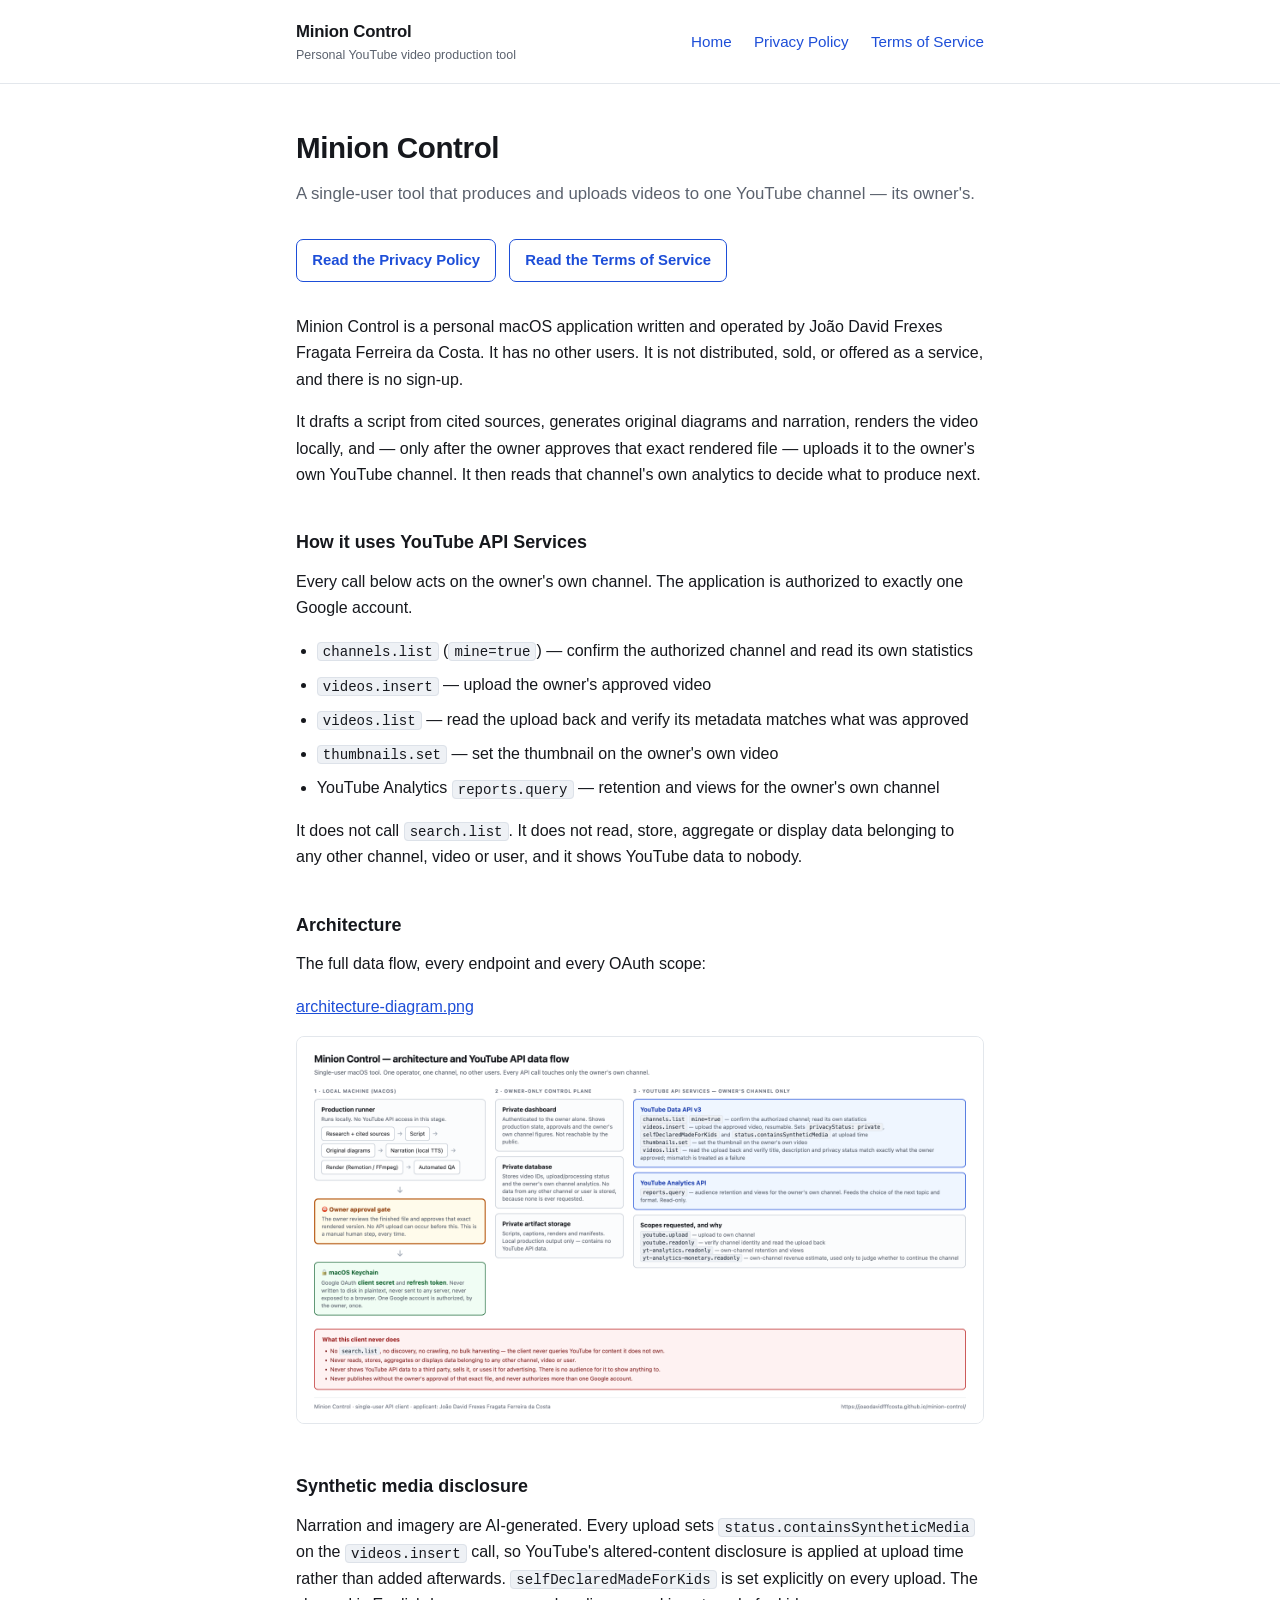
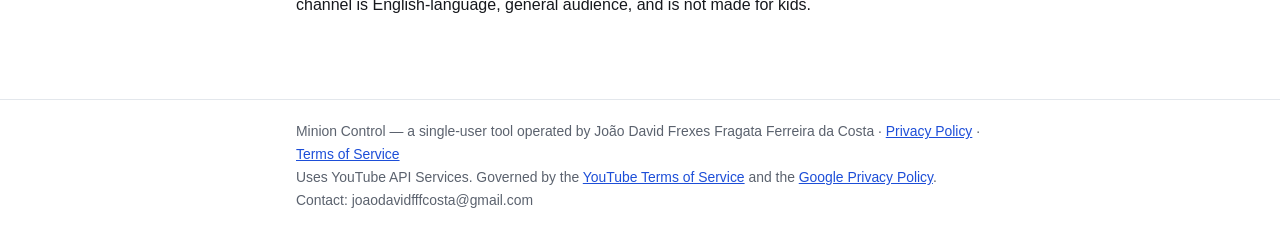
<file: index.html>
<!doctype html><meta charset="utf-8"><meta name="viewport" content="width=device-width,initial-scale=1">
<title>Minion Control — personal YouTube production tool</title><link rel="stylesheet" href="style.css">
<header><div class="wrap">
  <div class="brand">Minion Control<span>Personal YouTube video production tool</span></div>
  <nav><a href="./">Home</a><a href="privacy.html">Privacy Policy</a><a href="terms.html">Terms of Service</a></nav>
</div></header>
<main><div class="wrap">
<h1>Minion Control</h1>
<p class="lede">A single-user tool that produces and uploads videos to one YouTube channel — its owner's.</p>

<div class="policy-links">
  <a href="privacy.html">Read the Privacy Policy</a>
  <a href="terms.html">Read the Terms of Service</a>
</div>

<p>Minion Control is a personal macOS application written and operated by João David Frexes
Fragata Ferreira da Costa. It has no other users. It is not distributed, sold, or offered as
a service, and there is no sign-up.</p>

<p>It drafts a script from cited sources, generates original diagrams and narration, renders
the video locally, and — only after the owner approves that exact rendered file — uploads it
to the owner's own YouTube channel. It then reads that channel's own analytics to decide what
to produce next.</p>

<h2>How it uses YouTube API Services</h2>
<p>Every call below acts on the owner's own channel. The application is authorized to exactly
one Google account.</p>
<ul>
  <li><code>channels.list</code> (<code>mine=true</code>) — confirm the authorized channel and read its own statistics</li>
  <li><code>videos.insert</code> — upload the owner's approved video</li>
  <li><code>videos.list</code> — read the upload back and verify its metadata matches what was approved</li>
  <li><code>thumbnails.set</code> — set the thumbnail on the owner's own video</li>
  <li>YouTube Analytics <code>reports.query</code> — retention and views for the owner's own channel</li>
</ul>
<p>It does not call <code>search.list</code>. It does not read, store, aggregate or display
data belonging to any other channel, video or user, and it shows YouTube data to nobody.</p>

<h2>Architecture</h2>
<p>The full data flow, every endpoint and every OAuth scope:</p>
<p><a href="architecture-diagram.png">architecture-diagram.png</a></p>
<p><a href="architecture-diagram.png"><img src="architecture-diagram.png" alt="Minion Control architecture and YouTube API data flow" style="max-width:100%;border:1px solid #e3e7ec;border-radius:8px"></a></p>

<h2>Synthetic media disclosure</h2>
<p>Narration and imagery are AI-generated. Every upload sets
<code>status.containsSyntheticMedia</code> on the <code>videos.insert</code> call, so YouTube's
altered-content disclosure is applied at upload time rather than added afterwards.
<code>selfDeclaredMadeForKids</code> is set explicitly on every upload. The channel is
English-language, general audience, and is not made for kids.</p>
</div></main>
<footer><div class="wrap">
  Minion Control — a single-user tool operated by João David Frexes Fragata Ferreira da Costa ·
  <a href="privacy.html">Privacy Policy</a> · <a href="terms.html">Terms of Service</a><br>
  Uses YouTube API Services. Governed by the <a href="https://www.youtube.com/t/terms">YouTube Terms of Service</a>
  and the <a href="https://policies.google.com/privacy">Google Privacy Policy</a>. Contact: joaodavidfffcosta@gmail.com
</div></footer>
</file>
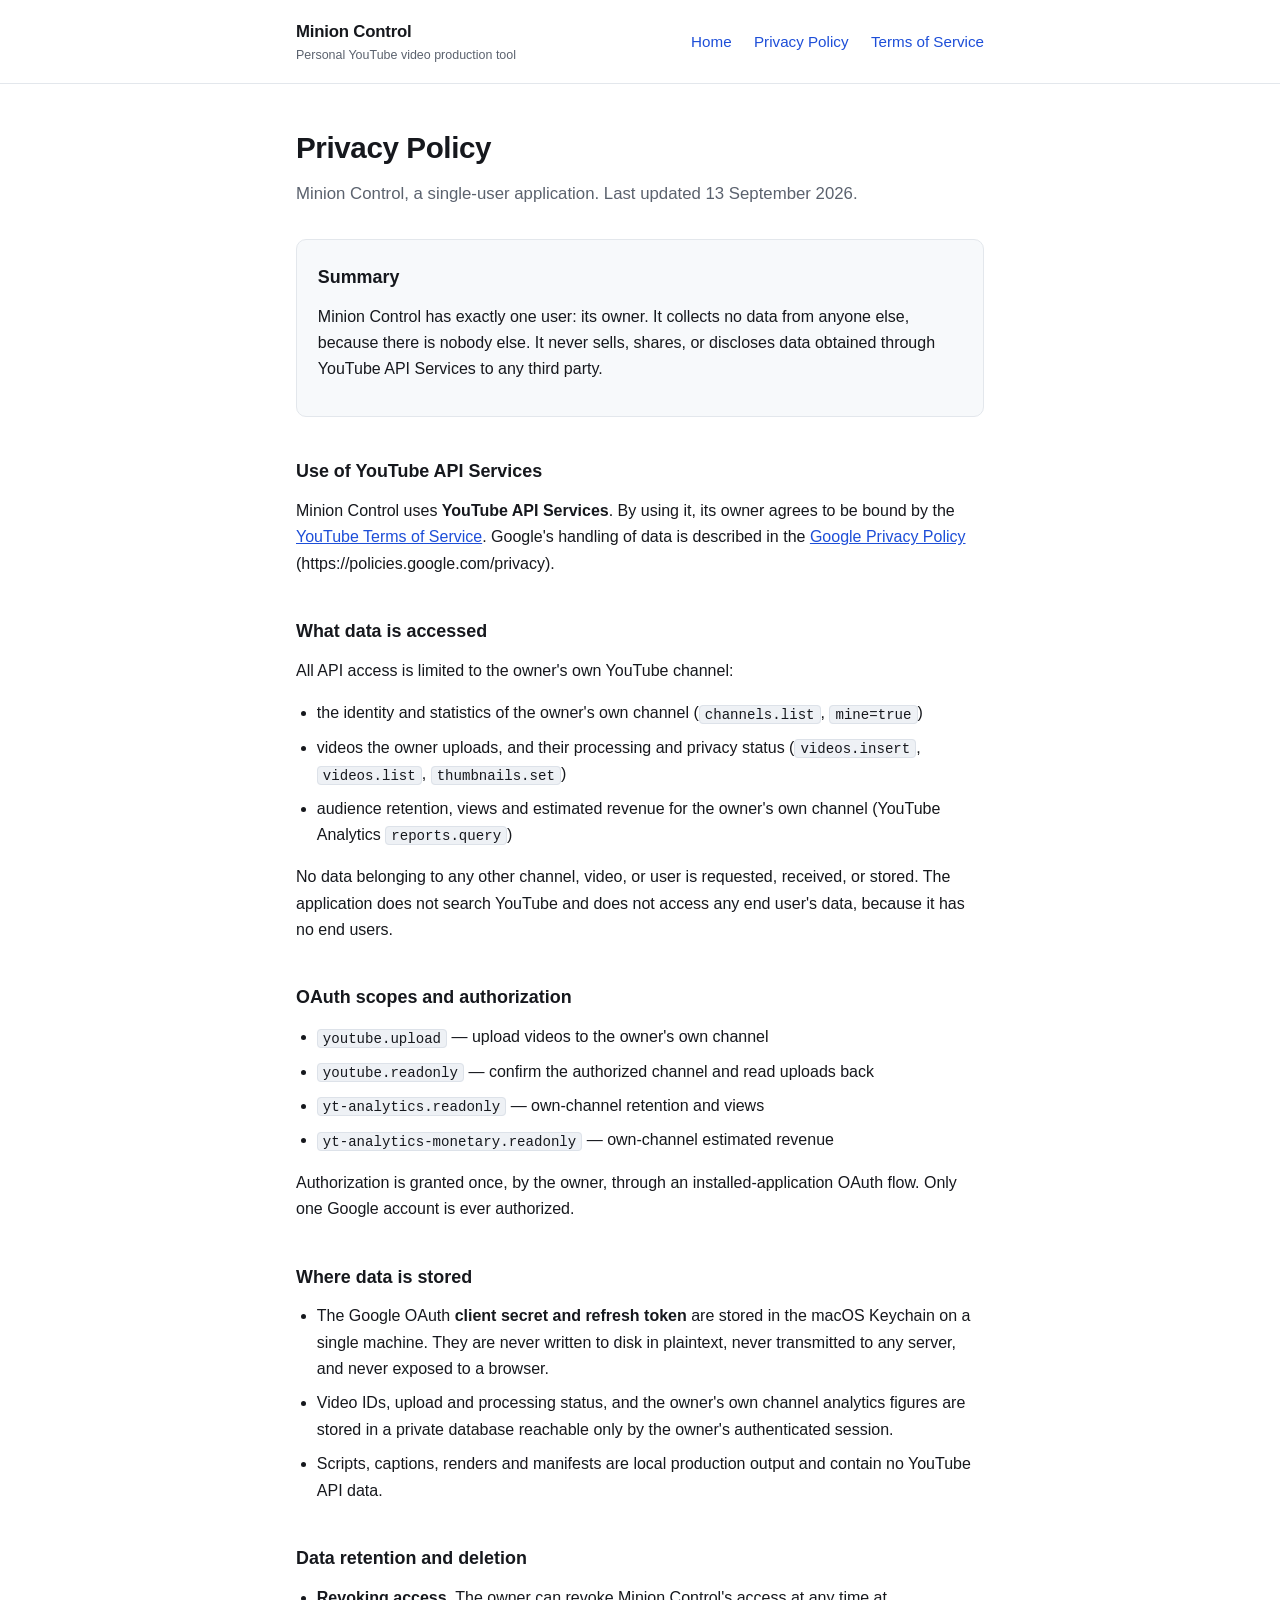
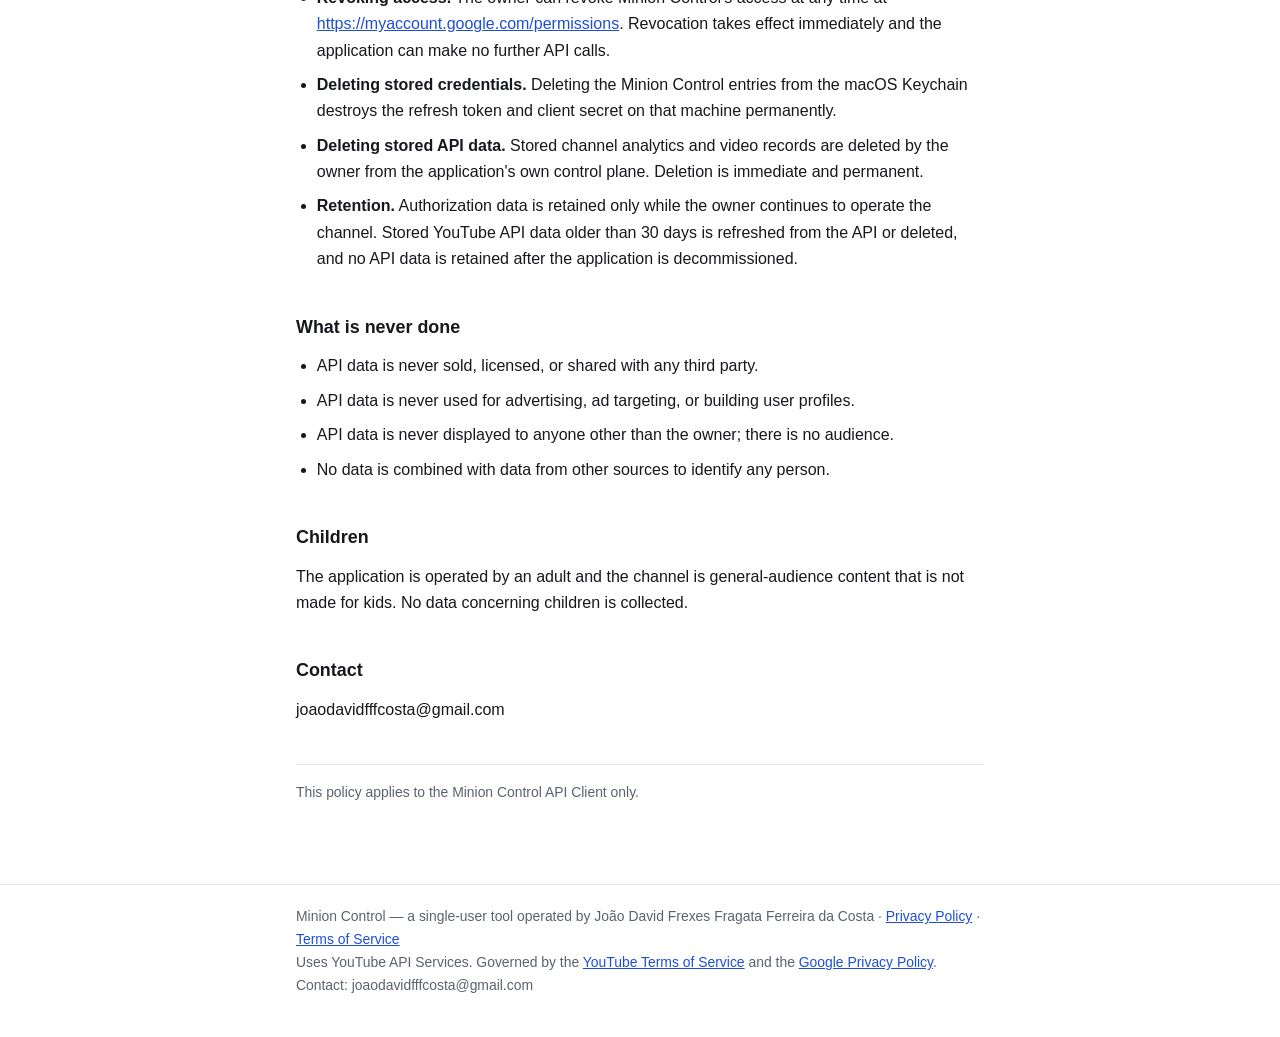
<file: privacy.html>
<!doctype html><meta charset="utf-8"><meta name="viewport" content="width=device-width,initial-scale=1">
<title>Privacy Policy — Minion Control</title><link rel="stylesheet" href="style.css">
<header><div class="wrap">
  <div class="brand">Minion Control<span>Personal YouTube video production tool</span></div>
  <nav><a href="./">Home</a><a href="privacy.html">Privacy Policy</a><a href="terms.html">Terms of Service</a></nav>
</div></header>
<main><div class="wrap">
<h1>Privacy Policy</h1>
<p class="lede">Minion Control, a single-user application. Last updated 13 September 2026.</p>

<div class="card">
<h2>Summary</h2>
<p>Minion Control has exactly one user: its owner. It collects no data from anyone else,
because there is nobody else. It never sells, shares, or discloses data obtained through
YouTube API Services to any third party.</p>
</div>

<h2>Use of YouTube API Services</h2>
<p>Minion Control uses <b>YouTube API Services</b>. By using it, its owner agrees to be bound
by the <a href="https://www.youtube.com/t/terms">YouTube Terms of Service</a>. Google's
handling of data is described in the
<a href="https://policies.google.com/privacy">Google Privacy Policy</a>
(https://policies.google.com/privacy).</p>

<h2>What data is accessed</h2>
<p>All API access is limited to the owner's own YouTube channel:</p>
<ul>
  <li>the identity and statistics of the owner's own channel (<code>channels.list</code>, <code>mine=true</code>)</li>
  <li>videos the owner uploads, and their processing and privacy status (<code>videos.insert</code>, <code>videos.list</code>, <code>thumbnails.set</code>)</li>
  <li>audience retention, views and estimated revenue for the owner's own channel (YouTube Analytics <code>reports.query</code>)</li>
</ul>
<p>No data belonging to any other channel, video, or user is requested, received, or stored.
The application does not search YouTube and does not access any end user's data, because it
has no end users.</p>

<h2>OAuth scopes and authorization</h2>
<ul>
  <li><code>youtube.upload</code> — upload videos to the owner's own channel</li>
  <li><code>youtube.readonly</code> — confirm the authorized channel and read uploads back</li>
  <li><code>yt-analytics.readonly</code> — own-channel retention and views</li>
  <li><code>yt-analytics-monetary.readonly</code> — own-channel estimated revenue</li>
</ul>
<p>Authorization is granted once, by the owner, through an installed-application OAuth flow.
Only one Google account is ever authorized.</p>

<h2>Where data is stored</h2>
<ul>
  <li>The Google OAuth <b>client secret and refresh token</b> are stored in the macOS Keychain
      on a single machine. They are never written to disk in plaintext, never transmitted to
      any server, and never exposed to a browser.</li>
  <li>Video IDs, upload and processing status, and the owner's own channel analytics figures
      are stored in a private database reachable only by the owner's authenticated session.</li>
  <li>Scripts, captions, renders and manifests are local production output and contain no
      YouTube API data.</li>
</ul>

<h2>Data retention and deletion</h2>
<ul>
  <li><b>Revoking access.</b> The owner can revoke Minion Control's access at any time at
      <a href="https://myaccount.google.com/permissions">https://myaccount.google.com/permissions</a>.
      Revocation takes effect immediately and the application can make no further API calls.</li>
  <li><b>Deleting stored credentials.</b> Deleting the Minion Control entries from the macOS
      Keychain destroys the refresh token and client secret on that machine permanently.</li>
  <li><b>Deleting stored API data.</b> Stored channel analytics and video records are deleted
      by the owner from the application's own control plane. Deletion is immediate and permanent.</li>
  <li><b>Retention.</b> Authorization data is retained only while the owner continues to operate
      the channel. Stored YouTube API data older than 30 days is refreshed from the API or
      deleted, and no API data is retained after the application is decommissioned.</li>
</ul>

<h2>What is never done</h2>
<ul>
  <li>API data is never sold, licensed, or shared with any third party.</li>
  <li>API data is never used for advertising, ad targeting, or building user profiles.</li>
  <li>API data is never displayed to anyone other than the owner; there is no audience.</li>
  <li>No data is combined with data from other sources to identify any person.</li>
</ul>

<h2>Children</h2>
<p>The application is operated by an adult and the channel is general-audience content that is
not made for kids. No data concerning children is collected.</p>

<h2>Contact</h2>
<p>joaodavidfffcosta@gmail.com</p>

<p class="upd">This policy applies to the Minion Control API Client only.</p>
</div></main>
<footer><div class="wrap">
  Minion Control — a single-user tool operated by João David Frexes Fragata Ferreira da Costa ·
  <a href="privacy.html">Privacy Policy</a> · <a href="terms.html">Terms of Service</a><br>
  Uses YouTube API Services. Governed by the <a href="https://www.youtube.com/t/terms">YouTube Terms of Service</a>
  and the <a href="https://policies.google.com/privacy">Google Privacy Policy</a>. Contact: joaodavidfffcosta@gmail.com
</div></footer>
</file>
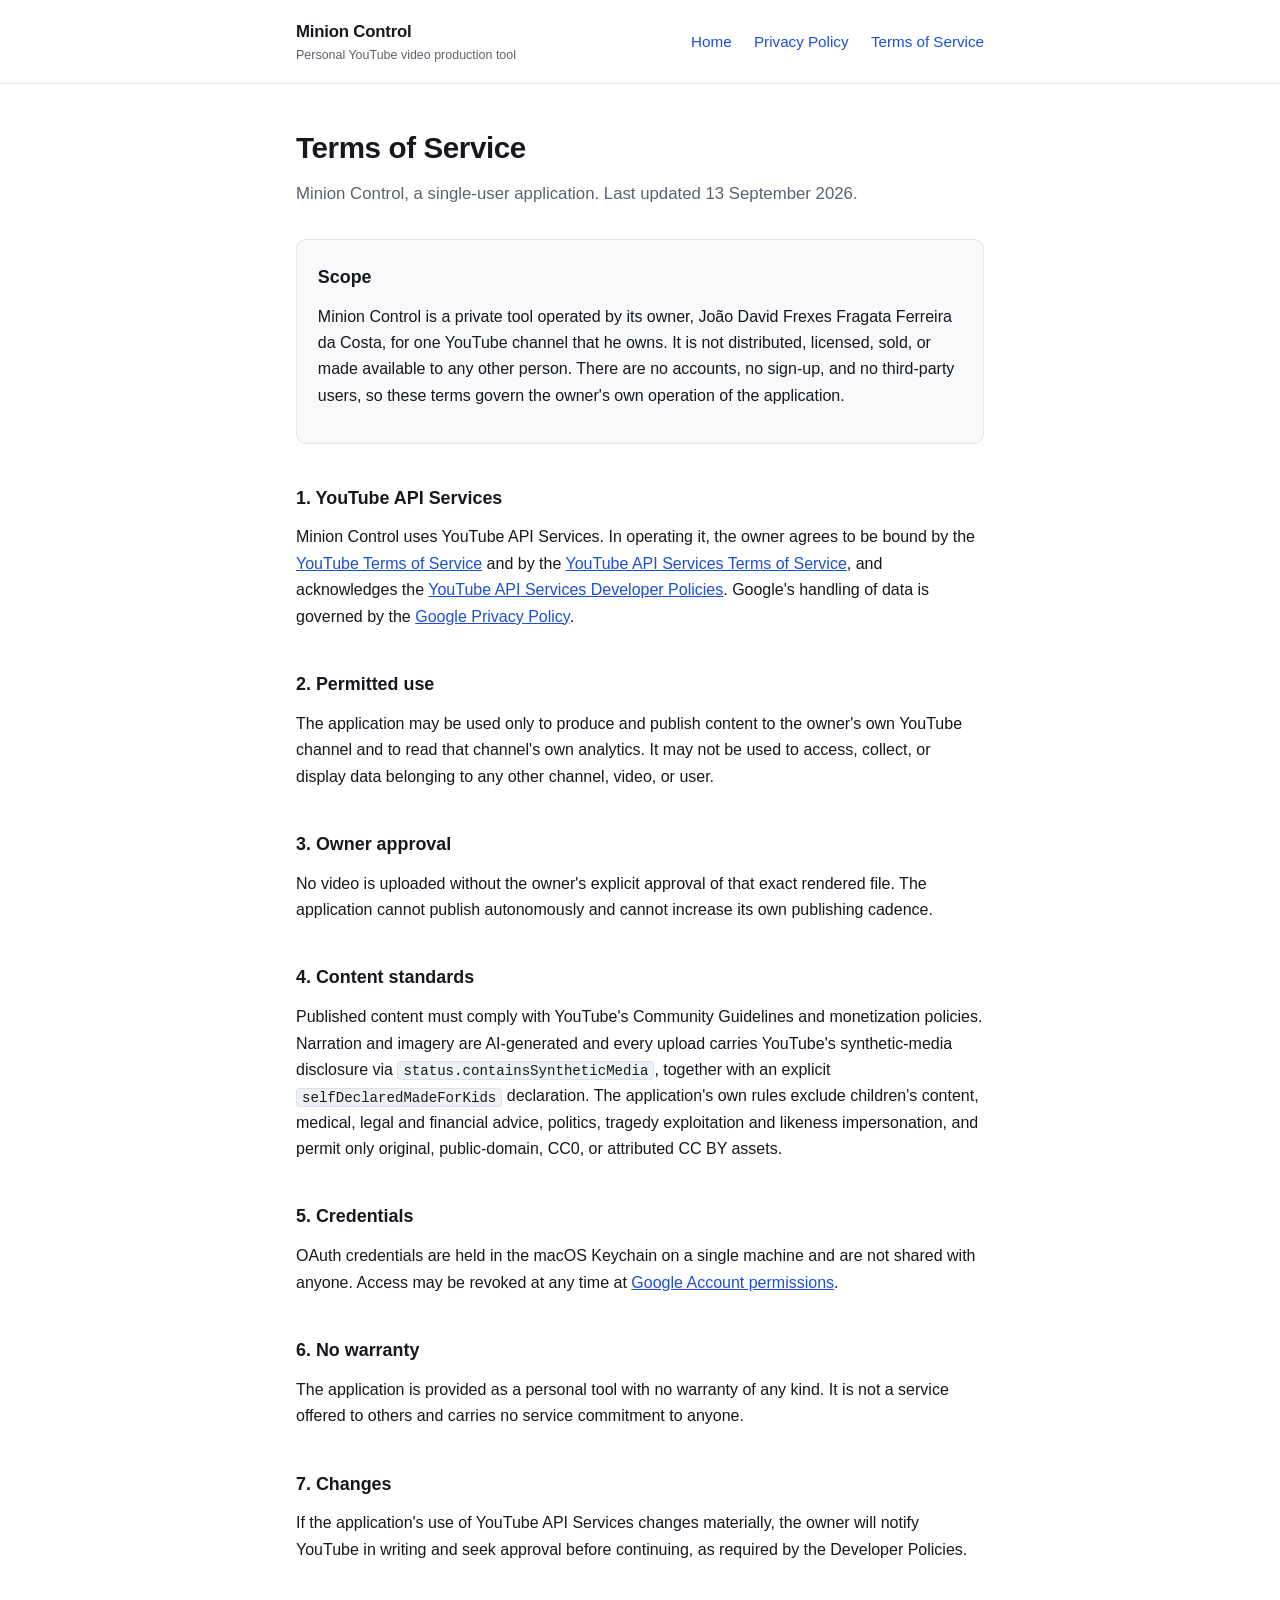
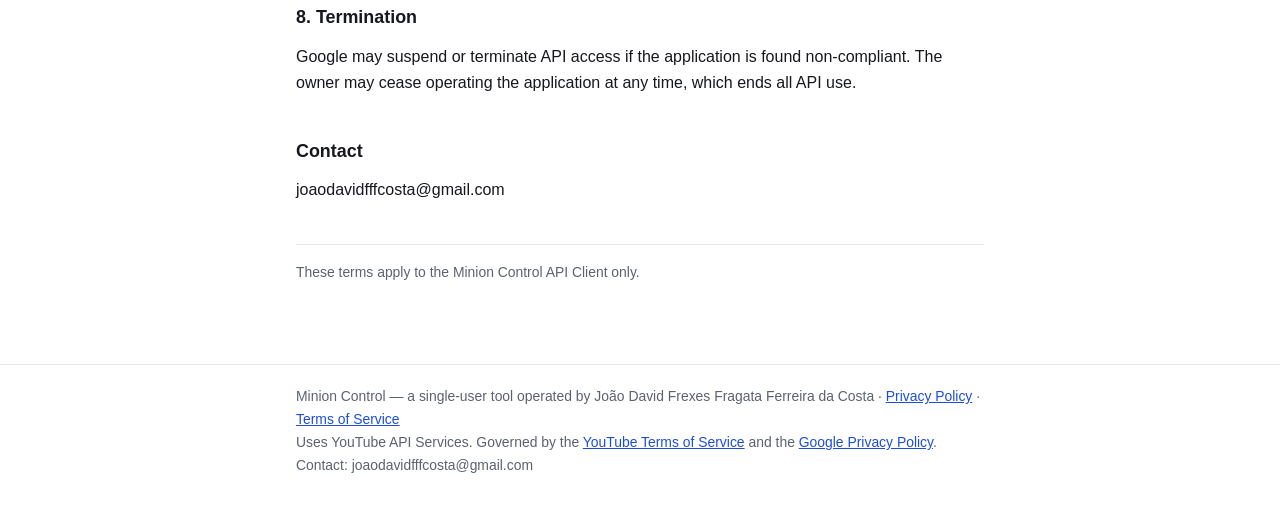
<file: terms.html>
<!doctype html><meta charset="utf-8"><meta name="viewport" content="width=device-width,initial-scale=1">
<title>Terms of Service — Minion Control</title><link rel="stylesheet" href="style.css">
<header><div class="wrap">
  <div class="brand">Minion Control<span>Personal YouTube video production tool</span></div>
  <nav><a href="./">Home</a><a href="privacy.html">Privacy Policy</a><a href="terms.html">Terms of Service</a></nav>
</div></header>
<main><div class="wrap">
<h1>Terms of Service</h1>
<p class="lede">Minion Control, a single-user application. Last updated 13 September 2026.</p>

<div class="card">
<h2>Scope</h2>
<p>Minion Control is a private tool operated by its owner, João David Frexes Fragata Ferreira
da Costa, for one YouTube channel that he owns. It is not distributed, licensed, sold, or made
available to any other person. There are no accounts, no sign-up, and no third-party users, so
these terms govern the owner's own operation of the application.</p>
</div>

<h2>1. YouTube API Services</h2>
<p>Minion Control uses YouTube API Services. In operating it, the owner agrees to be bound by
the <a href="https://www.youtube.com/t/terms">YouTube Terms of Service</a> and by the
<a href="https://developers.google.com/youtube/terms/api-services-terms-of-service">YouTube API
Services Terms of Service</a>, and acknowledges the
<a href="https://developers.google.com/youtube/terms/developer-policies">YouTube API Services
Developer Policies</a>. Google's handling of data is governed by the
<a href="https://policies.google.com/privacy">Google Privacy Policy</a>.</p>

<h2>2. Permitted use</h2>
<p>The application may be used only to produce and publish content to the owner's own YouTube
channel and to read that channel's own analytics. It may not be used to access, collect, or
display data belonging to any other channel, video, or user.</p>

<h2>3. Owner approval</h2>
<p>No video is uploaded without the owner's explicit approval of that exact rendered file.
The application cannot publish autonomously and cannot increase its own publishing cadence.</p>

<h2>4. Content standards</h2>
<p>Published content must comply with YouTube's Community Guidelines and monetization policies.
Narration and imagery are AI-generated and every upload carries YouTube's synthetic-media
disclosure via <code>status.containsSyntheticMedia</code>, together with an explicit
<code>selfDeclaredMadeForKids</code> declaration. The application's own rules exclude children's
content, medical, legal and financial advice, politics, tragedy exploitation and likeness
impersonation, and permit only original, public-domain, CC0, or attributed CC BY assets.</p>

<h2>5. Credentials</h2>
<p>OAuth credentials are held in the macOS Keychain on a single machine and are not shared
with anyone. Access may be revoked at any time at
<a href="https://myaccount.google.com/permissions">Google Account permissions</a>.</p>

<h2>6. No warranty</h2>
<p>The application is provided as a personal tool with no warranty of any kind. It is not a
service offered to others and carries no service commitment to anyone.</p>

<h2>7. Changes</h2>
<p>If the application's use of YouTube API Services changes materially, the owner will notify
YouTube in writing and seek approval before continuing, as required by the Developer Policies.</p>

<h2>8. Termination</h2>
<p>Google may suspend or terminate API access if the application is found non-compliant. The
owner may cease operating the application at any time, which ends all API use.</p>

<h2>Contact</h2>
<p>joaodavidfffcosta@gmail.com</p>

<p class="upd">These terms apply to the Minion Control API Client only.</p>
</div></main>
<footer><div class="wrap">
  Minion Control — a single-user tool operated by João David Frexes Fragata Ferreira da Costa ·
  <a href="privacy.html">Privacy Policy</a> · <a href="terms.html">Terms of Service</a><br>
  Uses YouTube API Services. Governed by the <a href="https://www.youtube.com/t/terms">YouTube Terms of Service</a>
  and the <a href="https://policies.google.com/privacy">Google Privacy Policy</a>. Contact: joaodavidfffcosta@gmail.com
</div></footer>
</file>
<file: style.css>
:root{--bg:#fff;--fg:#16181d;--mut:#5b626e;--line:#e3e7ec;--accent:#1d4ed8;--card:#f7f9fb}
*{box-sizing:border-box;margin:0;padding:0}
body{background:var(--bg);color:var(--fg);font:16px/1.65 -apple-system,BlinkMacSystemFont,"Segoe UI",Helvetica,sans-serif}
.wrap{max-width:46rem;margin:0 auto;padding:0 1.5rem}
header{border-bottom:1px solid var(--line);padding:1.1rem 0;margin-bottom:2.5rem}
header .wrap{display:flex;align-items:center;justify-content:space-between;gap:1rem;flex-wrap:wrap}
.brand{font-weight:700;font-size:1.05rem;letter-spacing:-.2px}
.brand span{display:block;font-weight:400;font-size:.78rem;color:var(--mut);letter-spacing:0}
nav{display:flex;gap:1.4rem}
nav a{color:var(--accent);text-decoration:none;font-size:.95rem;font-weight:500}
nav a:hover{text-decoration:underline}
main{padding-bottom:4rem}
h1{font-size:1.85rem;letter-spacing:-.4px;margin-bottom:.4rem}
.lede{color:var(--mut);font-size:1.05rem;margin-bottom:2rem}
h2{font-size:1.12rem;margin:2.2rem 0 .7rem;padding-top:.3rem}
h3{font-size:.98rem;margin:1.5rem 0 .5rem}
p{margin-bottom:1rem}
ul{margin:0 0 1rem 1.3rem}
li{margin-bottom:.5rem}
code{font:.88em ui-monospace,SFMono-Regular,Menlo,monospace;background:#eef1f5;border:1px solid #dde2e9;border-radius:4px;padding:.5px 5px}
a{color:var(--accent)}
.card{background:var(--card);border:1px solid var(--line);border-radius:10px;padding:1.1rem 1.3rem;margin:1.5rem 0}
.card h2{margin-top:0}
.policy-links{display:flex;gap:.8rem;flex-wrap:wrap;margin:1.4rem 0 2rem}
.policy-links a{display:inline-block;border:1.5px solid var(--accent);border-radius:7px;
  padding:.5rem .95rem;text-decoration:none;font-weight:600;font-size:.93rem}
.upd{color:var(--mut);font-size:.87rem;border-top:1px solid var(--line);padding-top:1rem;margin-top:2.5rem}
footer{border-top:1px solid var(--line);padding:1.3rem 0 2.5rem;color:var(--mut);font-size:.87rem}
footer a{color:var(--accent)}
</file>
